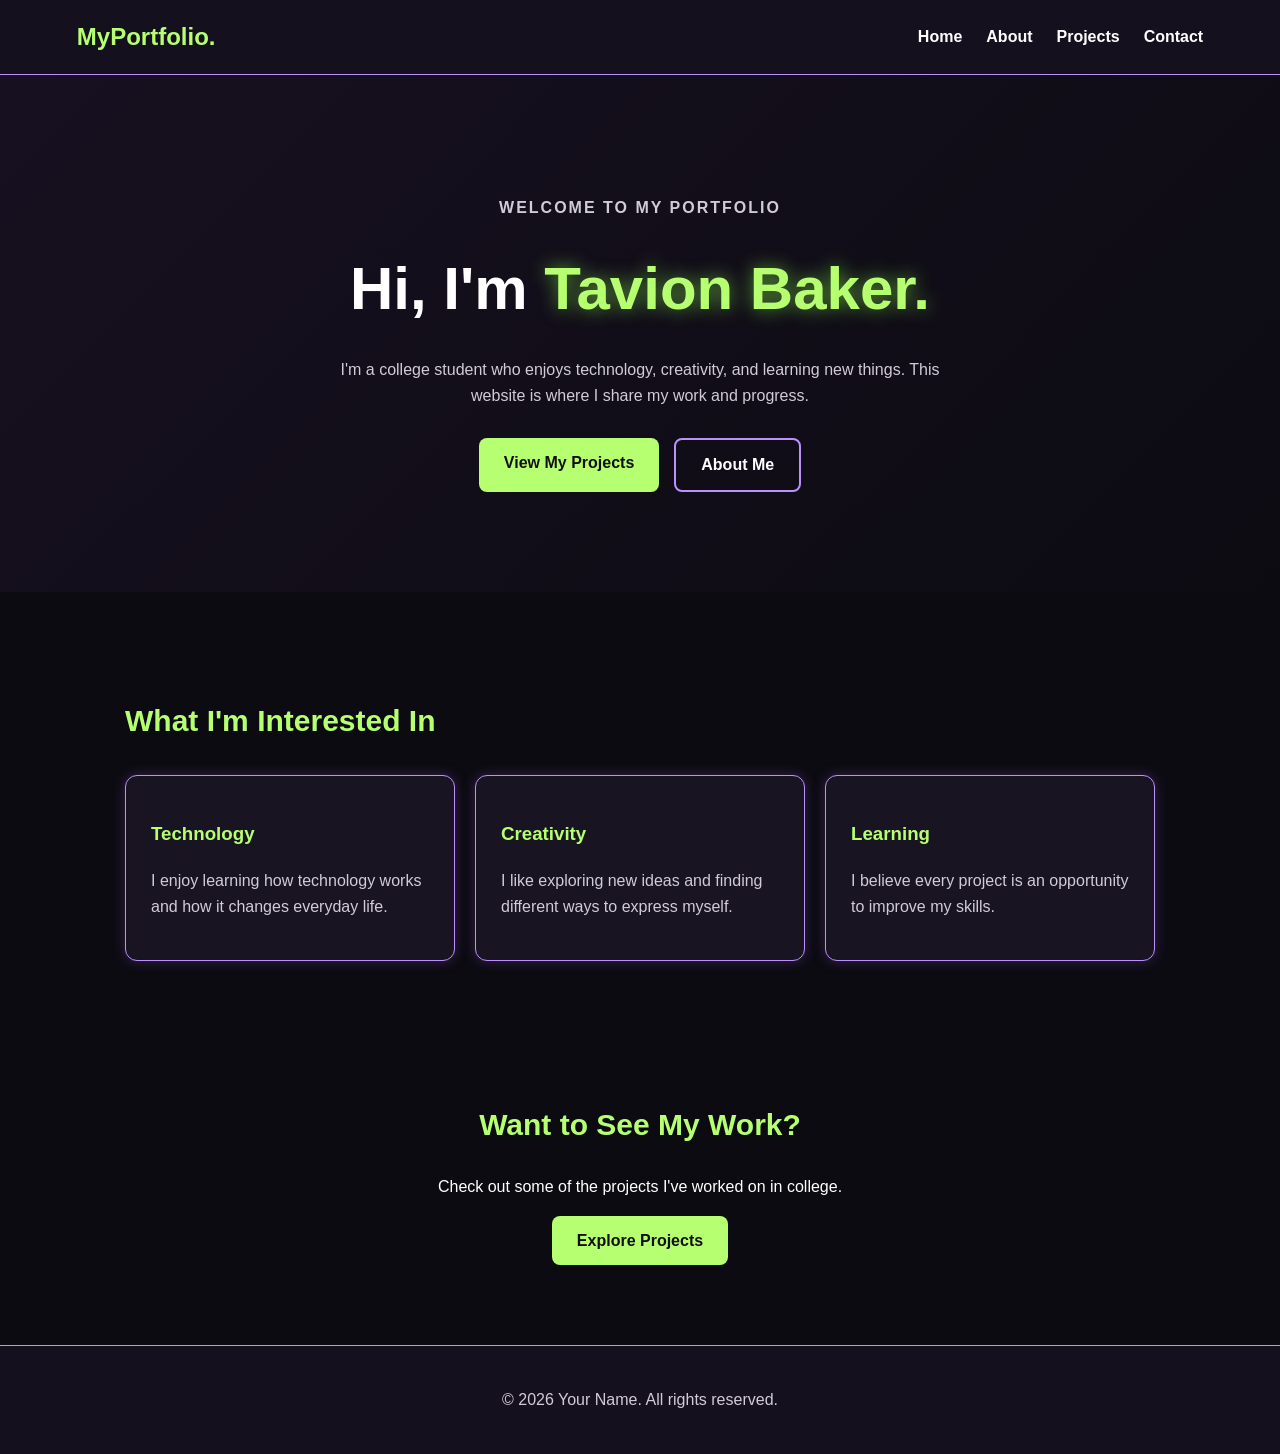
<file: index.html>
<!DOCTYPE html>
<html lang="en">

<head>
    <meta charset="UTF-8">
    <meta name="viewport"
          content="width=device-width, initial-scale=1.0">

    <title>Home | My Portfolio</title>

    <link rel="stylesheet" href="styles.css">
    <script src="script.js" defer></script>
</head>

<body>

    <!-- Website navigation -->
    <header class="site-header">
        <nav class="navbar">

            <a href="index.html" class="logo">
                MyPortfolio.
            </a>

            <button class="menu-toggle"
                    aria-label="Toggle navigation"
                    aria-expanded="false">
                Menu
            </button>

            <div class="nav-links">
                <a href="index.html">Home</a>
                <a href="about.html">About</a>
                <a href="projects.html">Projects</a>
                <a href="contact.html">Contact</a>
            </div>

        </nav>
    </header>

    <main>

        <!-- Welcome section -->
        <section class="hero">

            <p class="eyebrow">
                WELCOME TO MY PORTFOLIO
            </p>

            <h1>
                Hi, I'm <span> Tavion Baker. </span>
            </h1>

            <p>
                I'm a college student who enjoys
                technology, creativity, and learning
                new things. This website is where
                I share my work and progress.
            </p>

            <div class="hero-buttons">
                <a href="projects.html" class="button">
                    View My Projects
                </a>

                <a href="about.html"
                   class="button secondary">
                    About Me
                </a>
            </div>

        </section>

        <!-- Interests -->
        <section class="content-section">

            <h2>What I'm Interested In</h2>

            <div class="card-grid">

                <article class="card">
                    <h3>Technology</h3>
                    <p>
                        I enjoy learning how
                        technology works and how
                        it changes everyday life.
                    </p>
                </article>

                <article class="card">
                    <h3>Creativity</h3>
                    <p>
                        I like exploring new ideas
                        and finding different ways
                        to express myself.
                    </p>
                </article>

                <article class="card">
                    <h3>Learning</h3>
                    <p>
                        I believe every project
                        is an opportunity to
                        improve my skills.
                    </p>
                </article>

            </div>
        </section>

        <!-- Call to action -->
        <section class="content-section centered">

            <h2>Want to See My Work?</h2>

            <p>
                Check out some of the projects
                I've worked on in college.
            </p>

            <a href="projects.html" class="button">
                Explore Projects
            </a>

        </section>

    </main>

    <footer class="site-footer">
        <p>
            &copy; <span class="current-year">2026</span>
            Your Name. All rights reserved.
        </p>
    </footer>

</body>
</html>
</file>
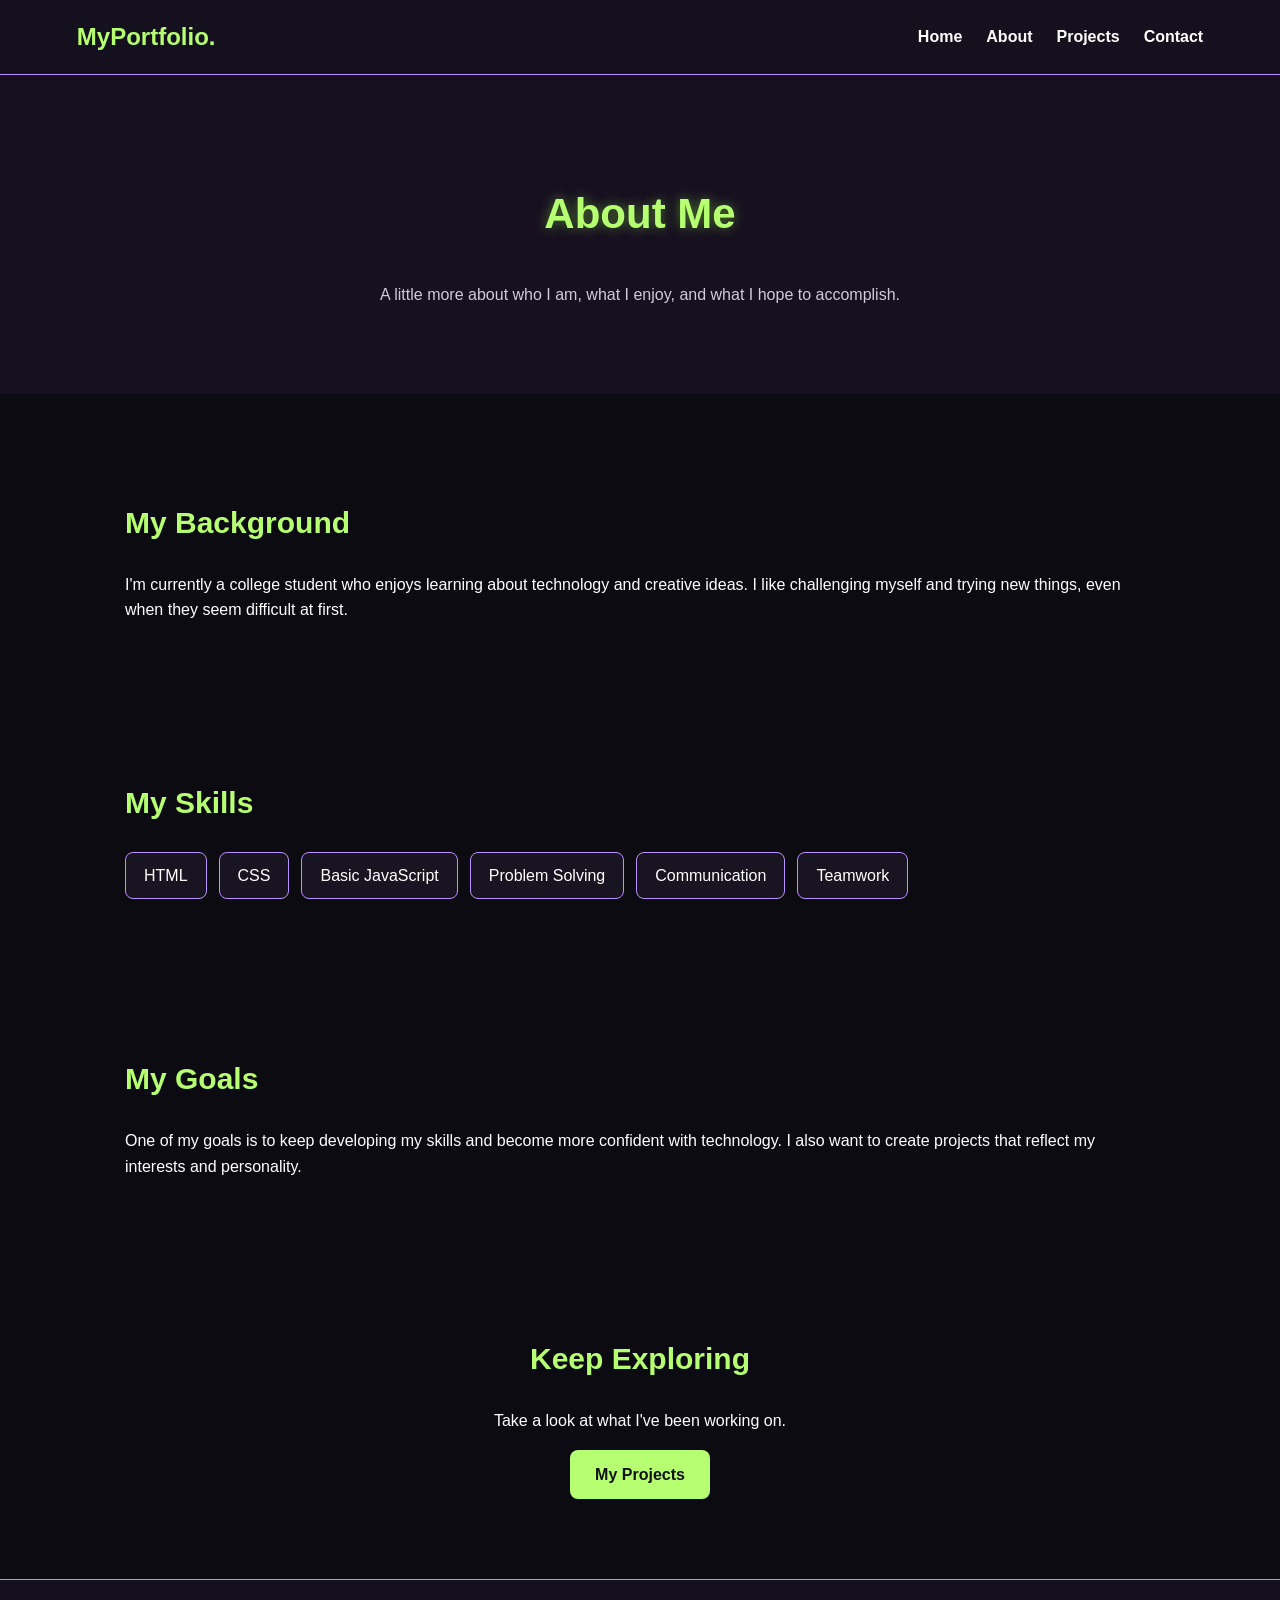
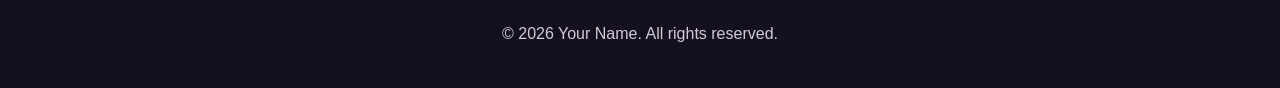
<file: about.html>
<!DOCTYPE html>
<html lang="en">

<head>
    <meta charset="UTF-8">
    <meta name="viewport"
          content="width=device-width, initial-scale=1.0">

    <title>About Me | My Portfolio</title>

    <link rel="stylesheet" href="styles.css">
    <script src="script.js" defer></script>
</head>

<body>

    <header class="site-header">
        <nav class="navbar">

            <a href="index.html" class="logo">
                MyPortfolio.
            </a>

            <button class="menu-toggle"
                    aria-label="Toggle navigation"
                    aria-expanded="false">
                Menu
            </button>

            <div class="nav-links">
                <a href="index.html">Home</a>
                <a href="about.html">About</a>
                <a href="projects.html">Projects</a>
                <a href="contact.html">Contact</a>
            </div>

        </nav>
    </header>

    <main>

        <section class="page-intro">
            <h1>About Me</h1>

            <p>
                A little more about who I am,
                what I enjoy, and what I hope
                to accomplish.
            </p>
        </section>

        <section class="content-section">

            <h2>My Background</h2>

            <p>
                I'm currently a college student
                who enjoys learning about
                technology and creative ideas.
                I like challenging myself and
                trying new things, even when
                they seem difficult at first.
            </p>

        </section>

        <section class="content-section">

            <h2>My Skills</h2>

            <ul class="skills-list">
                <li>HTML</li>
                <li>CSS</li>
                <li>Basic JavaScript</li>
                <li>Problem Solving</li>
                <li>Communication</li>
                <li>Teamwork</li>
            </ul>

        </section>

        <section class="content-section">

            <h2>My Goals</h2>

            <p>
                One of my goals is to keep
                developing my skills and become
                more confident with technology.
                I also want to create projects
                that reflect my interests
                and personality.
            </p>

        </section>

        <section class="content-section centered">

            <h2>Keep Exploring</h2>

            <p>
                Take a look at what I've
                been working on.
            </p>

            <a href="projects.html" class="button">
                My Projects
            </a>

        </section>

    </main>

    <footer class="site-footer">
        <p>
            &copy; <span class="current-year">2026</span>
            Your Name. All rights reserved.
        </p>
    </footer>

</body>
</html>
</file>
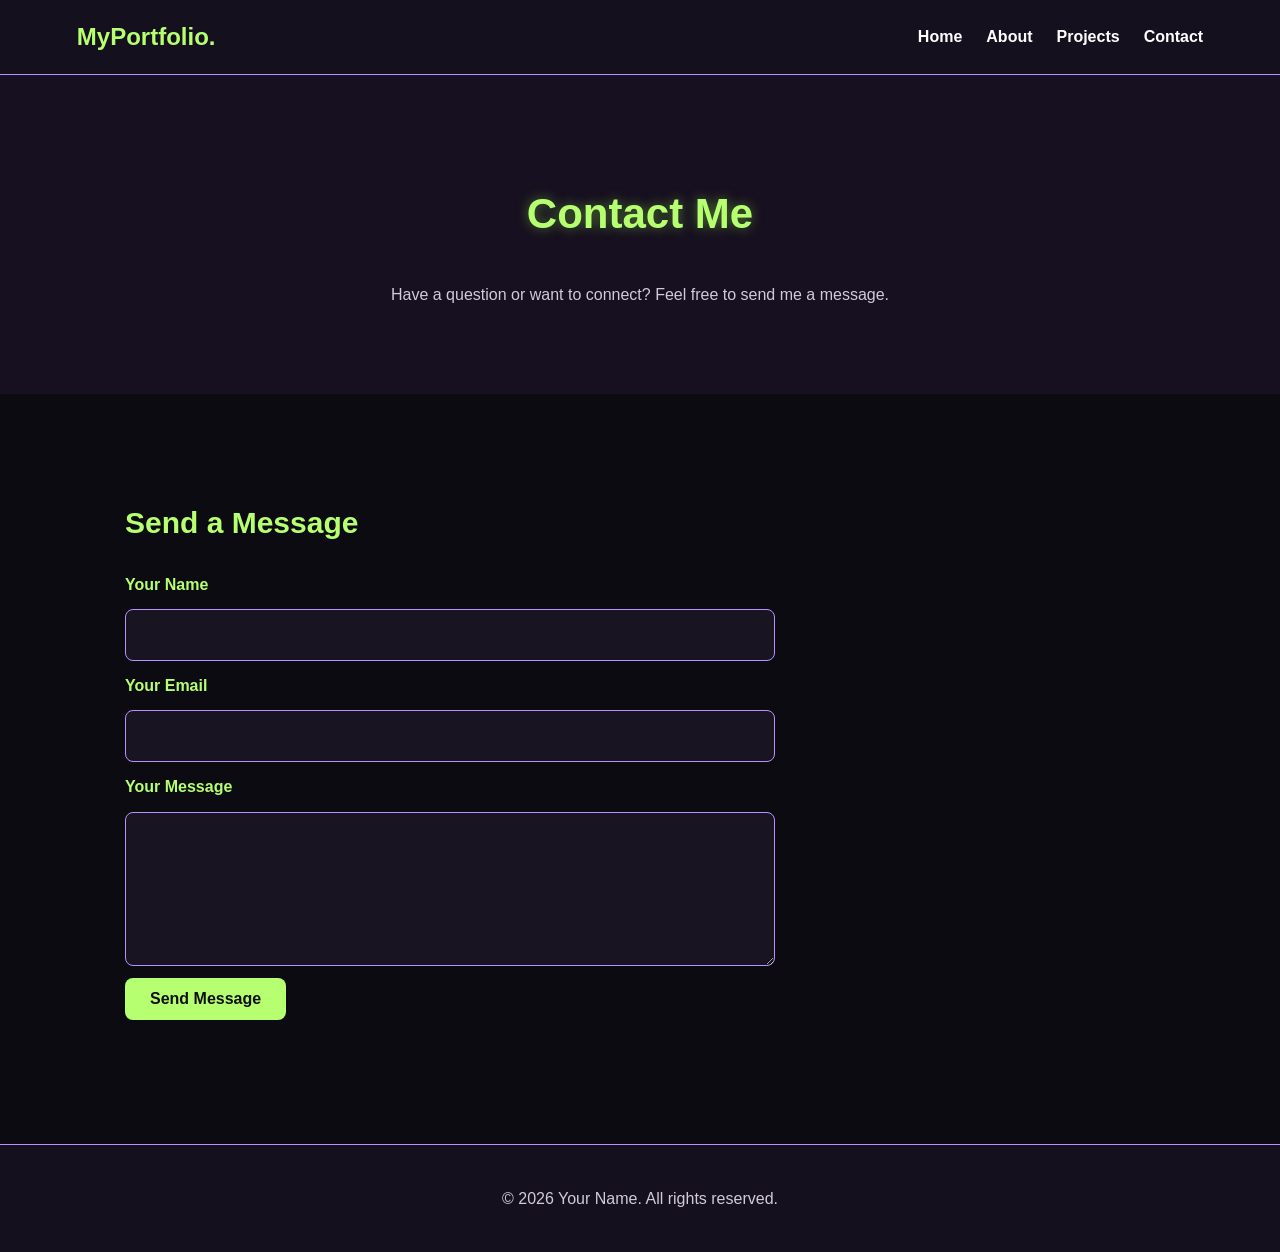
<file: contact.html>
<!DOCTYPE html>
<html lang="en">

<head>
    <meta charset="UTF-8">
    <meta name="viewport"
          content="width=device-width, initial-scale=1.0">

    <title>Contact | My Portfolio</title>

    <link rel="stylesheet" href="styles.css">
    <script src="script.js" defer></script>
</head>

<body>

    <header class="site-header">
        <nav class="navbar">

            <a href="index.html" class="logo">
                MyPortfolio.
            </a>

            <button class="menu-toggle"
                    aria-label="Toggle navigation"
                    aria-expanded="false">
                Menu
            </button>

            <div class="nav-links">
                <a href="index.html">Home</a>
                <a href="about.html">About</a>
                <a href="projects.html">Projects</a>
                <a href="contact.html">Contact</a>
            </div>

        </nav>
    </header>

    <main>

        <section class="page-intro">
            <h1>Contact Me</h1>

            <p>
                Have a question or want
                to connect? Feel free
                to send me a message.
            </p>
        </section>

        <section class="content-section">

            <h2>Send a Message</h2>

            <form id="contact-form">

                <label for="name">
                    Your Name
                </label>

                <input type="text"
                       id="name"
                       name="name"
                       required>

                <label for="email">
                    Your Email
                </label>

                <input type="email"
                       id="email"
                       name="email"
                       required>

                <label for="message">
                    Your Message
                </label>

                <textarea id="message"
                          name="message"
                          rows="5"
                          required></textarea>

                <button type="submit"
                        class="button">
                    Send Message
                </button>

                <p id="form-status"
                   role="status"></p>

            </form>

        </section>

    </main>

    <footer class="site-footer">
        <p>
            &copy; <span class="current-year">2026</span>
            Your Name. All rights reserved.
        </p>
    </footer>

</body>
</html>
</file>
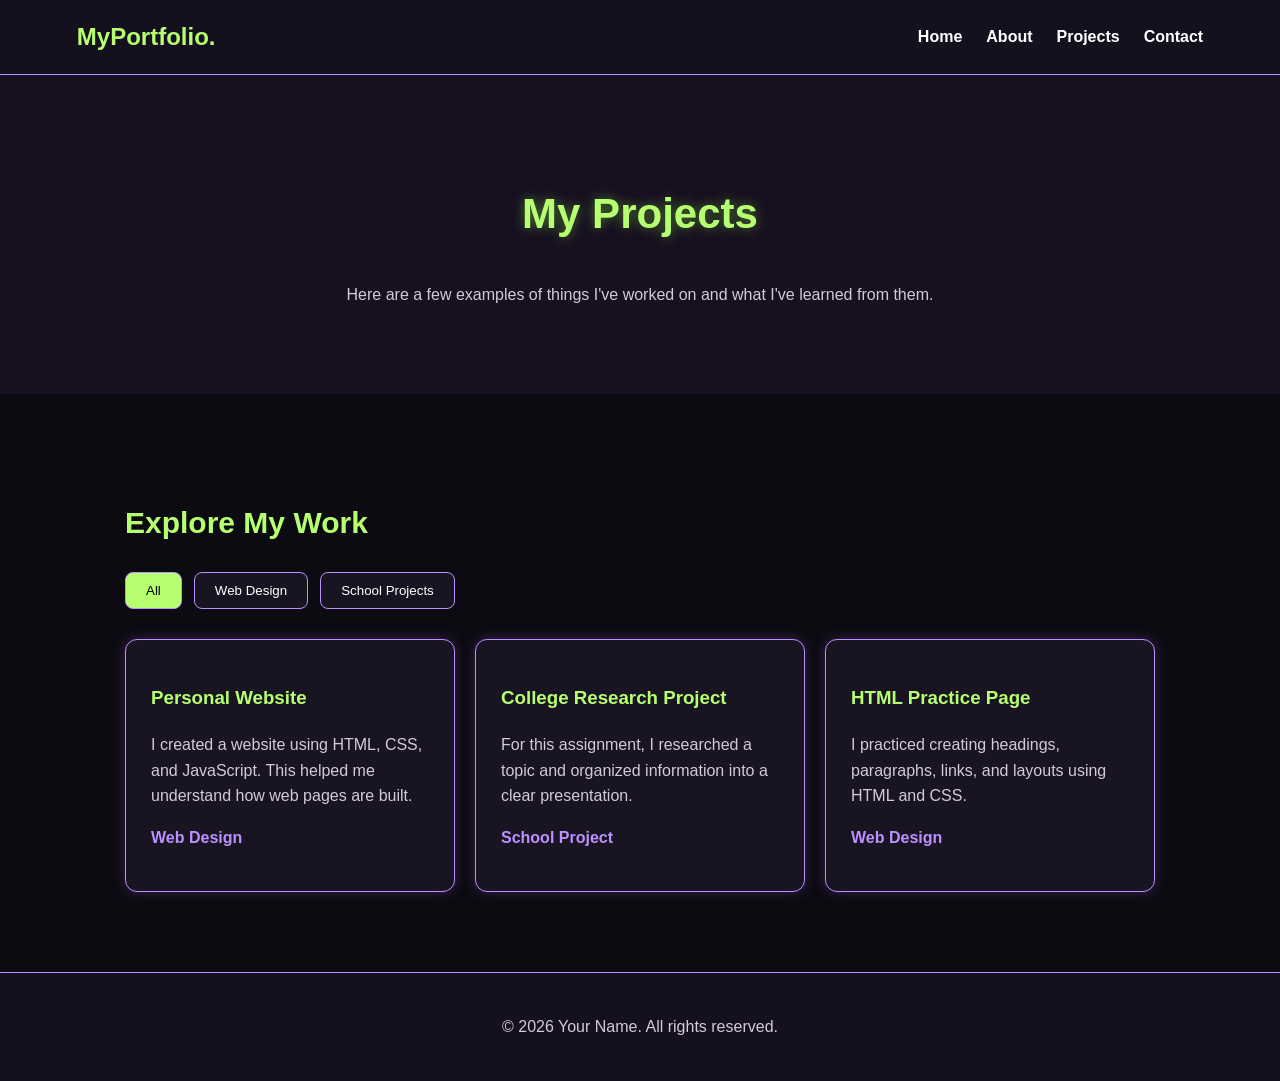
<file: projects.html>
<!DOCTYPE html>
<html lang="en">

<head>
    <meta charset="UTF-8">
    <meta name="viewport"
          content="width=device-width, initial-scale=1.0">

    <title>Projects | My Portfolio</title>

    <link rel="stylesheet" href="styles.css">
    <script src="script.js" defer></script>
</head>

<body>

    <header class="site-header">
        <nav class="navbar">

            <a href="index.html" class="logo">
                MyPortfolio.
            </a>

            <button class="menu-toggle"
                    aria-label="Toggle navigation"
                    aria-expanded="false">
                Menu
            </button>

            <div class="nav-links">
                <a href="index.html">Home</a>
                <a href="about.html">About</a>
                <a href="projects.html">Projects</a>
                <a href="contact.html">Contact</a>
            </div>

        </nav>
    </header>

    <main>

        <section class="page-intro">
            <h1>My Projects</h1>

            <p>
                Here are a few examples of
                things I've worked on and
                what I've learned from them.
            </p>
        </section>

        <!-- Filter buttons -->
        <section class="content-section">

            <h2>Explore My Work</h2>

            <div class="filter-buttons">
                <button class="filter-btn active"
                        data-filter="all">
                    All
                </button>

                <button class="filter-btn"
                        data-filter="web">
                    Web Design
                </button>

                <button class="filter-btn"
                        data-filter="school">
                    School Projects
                </button>
            </div>

            <div class="card-grid">

                <article class="card project-card"
                         data-category="web">

                    <h3>Personal Website</h3>

                    <p>
                        I created a website using
                        HTML, CSS, and JavaScript.
                        This helped me understand
                        how web pages are built.
                    </p>

                    <p class="project-tag">
                        Web Design
                    </p>

                </article>

                <article class="card project-card"
                         data-category="school">

                    <h3>College Research Project</h3>

                    <p>
                        For this assignment, I
                        researched a topic and
                        organized information
                        into a clear presentation.
                    </p>

                    <p class="project-tag">
                        School Project
                    </p>

                </article>

                <article class="card project-card"
                         data-category="web">

                    <h3>HTML Practice Page</h3>

                    <p>
                        I practiced creating
                        headings, paragraphs,
                        links, and layouts
                        using HTML and CSS.
                    </p>

                    <p class="project-tag">
                        Web Design
                    </p>

                </article>

            </div>

        </section>

    </main>

    <footer class="site-footer">
        <p>
            &copy; <span class="current-year">2026</span>
            Your Name. All rights reserved.
        </p>
    </footer>

</body>
</html>
</file>
<file: styles.css>
/* Main website colors */
:root {
    --background: #0c0b12;
    --card: #191421;
    --green: #b6ff70;
    --purple: #bb91ff;
    --white: #ffffff;
    --gray: #d1cbd8;
}

/* General page settings */
* {
    box-sizing: border-box;
}

body {
    margin: 0;
    background-color: var(--background);
    color: var(--white);
    font-family: Arial, sans-serif;
    line-height: 1.6;
}

a {
    color: var(--green);
    text-decoration: none;
}

a:hover {
    color: var(--purple);
}

a:focus-visible,
button:focus-visible,
input:focus-visible,
textarea:focus-visible {
    outline: 3px solid var(--green);
    outline-offset: 3px;
}

/* Header and navigation */
.site-header {
    background-color: #15101e;
    border-bottom: 1px solid var(--purple);
    padding: 18px 6%;
}

.navbar {
    display: flex;
    align-items: center;
    justify-content: space-between;
    gap: 20px;
}

.logo {
    font-size: 24px;
    font-weight: bold;
    color: var(--green);
}

.nav-links {
    display: flex;
    gap: 24px;
}

.nav-links a {
    color: white;
    font-weight: bold;
}

.nav-links a:hover {
    color: var(--green);
}

.menu-toggle {
    display: none;
}

/* Homepage welcome section */
.hero {
    padding: 100px 8%;
    text-align: center;
    background: linear-gradient(
        135deg, #171020, #0c0b12
    );
}

.eyebrow {
    color: var(--purple);
    font-weight: bold;
    letter-spacing: 2px;
}

.hero h1 {
    font-size: clamp(36px, 6vw, 60px);
    margin: 15px 0;
}

.hero h1 span {
    color: var(--green);
    text-shadow: 0 0 18px #5a9c37;
}

.hero p {
    max-width: 650px;
    margin: 20px auto;
    color: var(--gray);
}

/* Buttons */
.hero-buttons {
    display: flex;
    justify-content: center;
    flex-wrap: wrap;
    gap: 15px;
    margin-top: 30px;
}

.button {
    display: inline-block;
    background-color: var(--green);
    color: #101010;
    padding: 12px 25px;
    border: none;
    border-radius: 8px;
    font-size: 16px;
    font-weight: bold;
    cursor: pointer;
}

.button:hover {
    background-color: var(--purple);
    color: #101010;
    box-shadow: 0 0 15px var(--purple);
}

.button.secondary {
    background-color: transparent;
    border: 2px solid var(--purple);
    color: white;
}

/* General content sections */
.content-section {
    max-width: 1100px;
    margin: 45px auto;
    padding: 35px;
}

.content-section h2 {
    color: var(--green);
    font-size: 30px;
}

.centered {
    text-align: center;
}

/* About, Projects, Contact headings */
.page-intro {
    padding: 70px 20px;
    text-align: center;
    background-color: #171020;
}

.page-intro h1 {
    color: var(--green);
    font-size: 42px;
    text-shadow: 0 0 12px #507a31;
}

.page-intro p {
    color: var(--gray);
}

/* Project and interest cards */
.card-grid {
    display: grid;
    grid-template-columns: repeat(3, 1fr);
    gap: 20px;
    margin-top: 30px;
}

.card {
    background-color: var(--card);
    border: 1px solid var(--purple);
    border-radius: 12px;
    padding: 25px;
    box-shadow: 0 0 12px #39214f;
}

.card h3 {
    color: var(--green);
}

.card p {
    color: var(--gray);
}

/* About page skills */
.skills-list {
    display: flex;
    flex-wrap: wrap;
    gap: 12px;
    padding: 0;
    list-style: none;
}

.skills-list li {
    background-color: var(--card);
    border: 1px solid var(--purple);
    padding: 10px 18px;
    border-radius: 8px;
}

/* Project filter buttons */
.filter-buttons {
    display: flex;
    flex-wrap: wrap;
    gap: 12px;
    margin: 20px 0;
}

.filter-btn {
    padding: 10px 20px;
    background-color: var(--card);
    border: 1px solid var(--purple);
    border-radius: 8px;
    color: white;
    cursor: pointer;
}

.filter-btn:hover,
.filter-btn.active {
    background-color: var(--green);
    color: black;
}

.project-tag {
    color: var(--purple) !important;
    font-weight: bold;
}

.project-card[hidden] {
    display: none;
}

/* Contact form */
#contact-form {
    display: flex;
    flex-direction: column;
    gap: 12px;
    max-width: 650px;
}

#contact-form label {
    font-weight: bold;
    color: var(--green);
}

#contact-form input,
#contact-form textarea {
    background-color: var(--card);
    border: 1px solid var(--purple);
    border-radius: 8px;
    padding: 12px;
    color: white;
    font: inherit;
}

#contact-form .button {
    align-self: flex-start;
}

#form-status {
    color: var(--green);
}

/* Footer */
.site-footer {
    text-align: center;
    background-color: #15101e;
    padding: 25px;
    border-top: 1px solid var(--purple);
    color: var(--gray);
}

/* Mobile and tablet layout */
@media (max-width: 768px) {

    .navbar {
        flex-wrap: wrap;
    }

    .menu-toggle {
        display: block;
        background: var(--green);
        color: black;
        padding: 10px 15px;
        border: none;
        border-radius: 6px;
        cursor: pointer;
    }

    .nav-links {
        display: none;
        flex-direction: column;
        width: 100%;
        padding-top: 15px;
    }

    .nav-links.open {
        display: flex;
    }

    .card-grid {
        grid-template-columns: 1fr;
    }

    .hero {
        padding: 65px 20px;
    }

    .content-section {
        padding: 20px;
        margin: 25px auto;
    }

    .page-intro h1 {
        font-size: 34px;
    }
}
</file>
